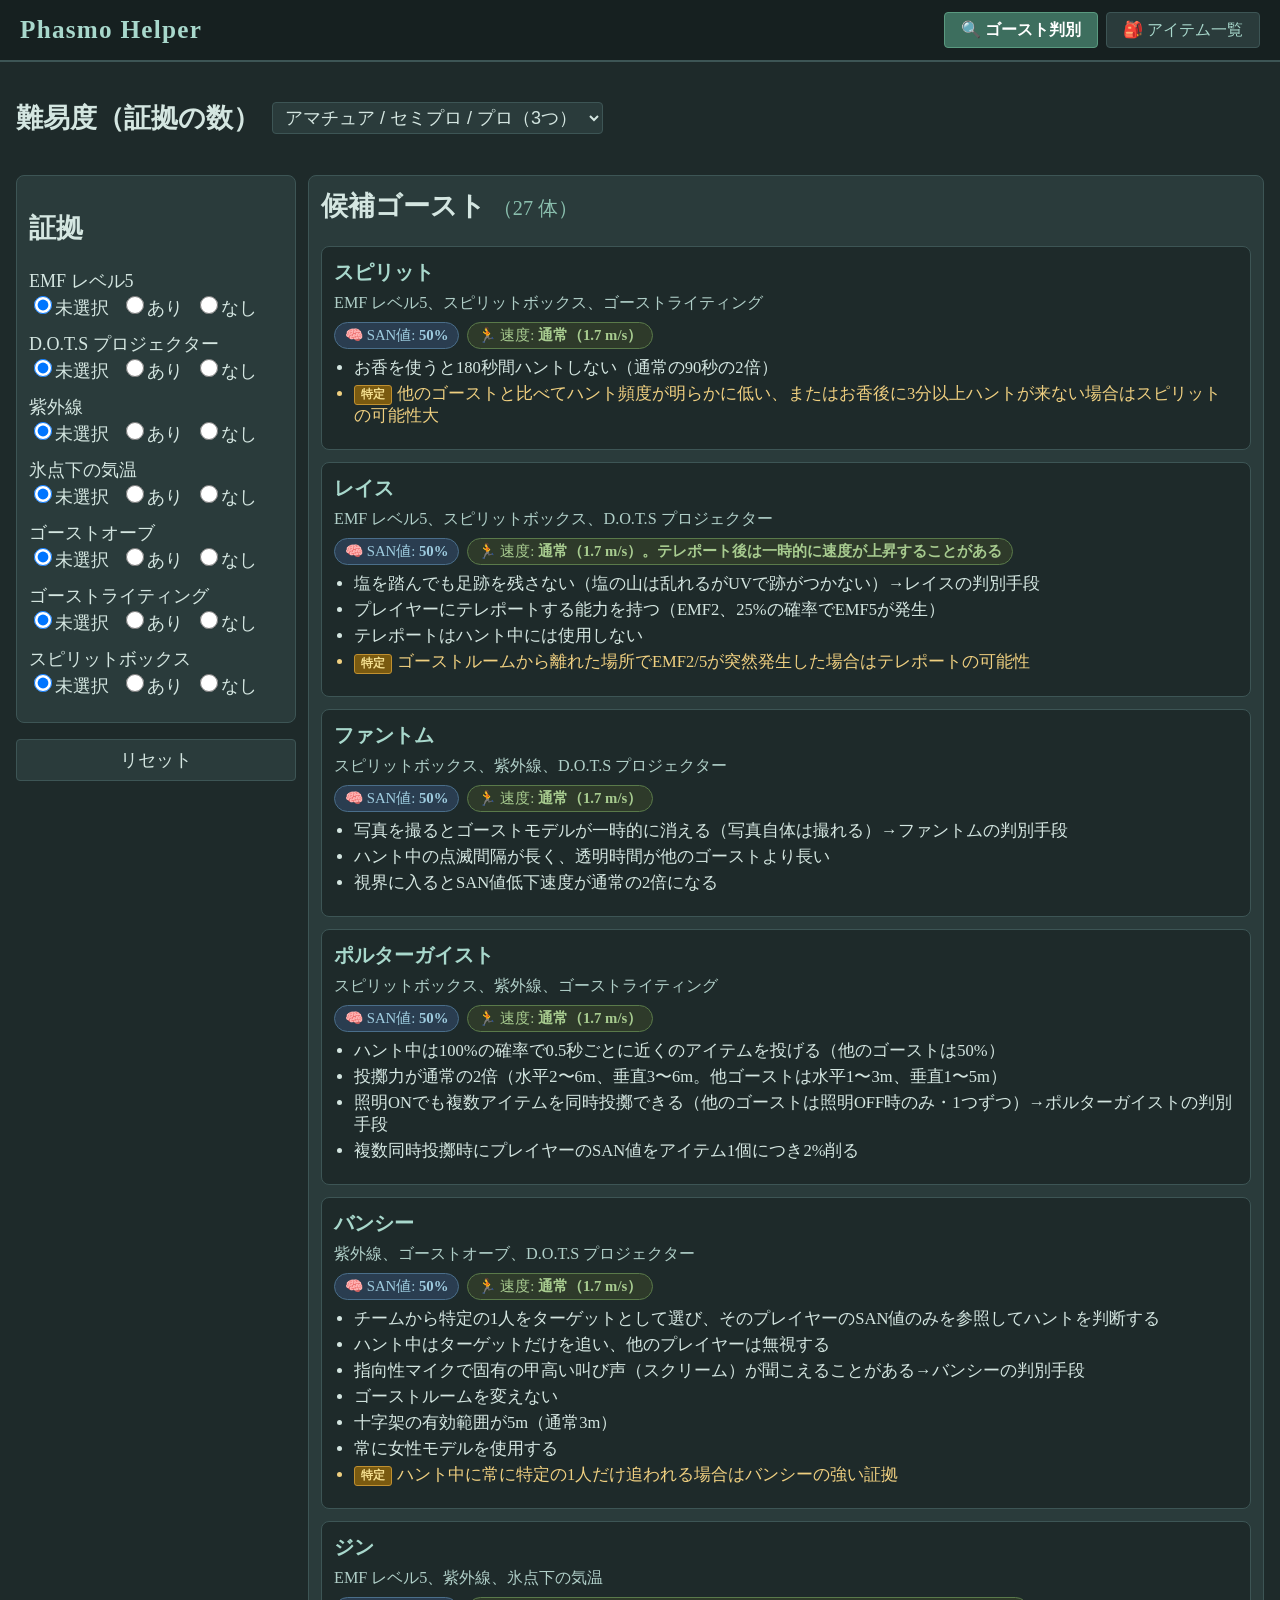
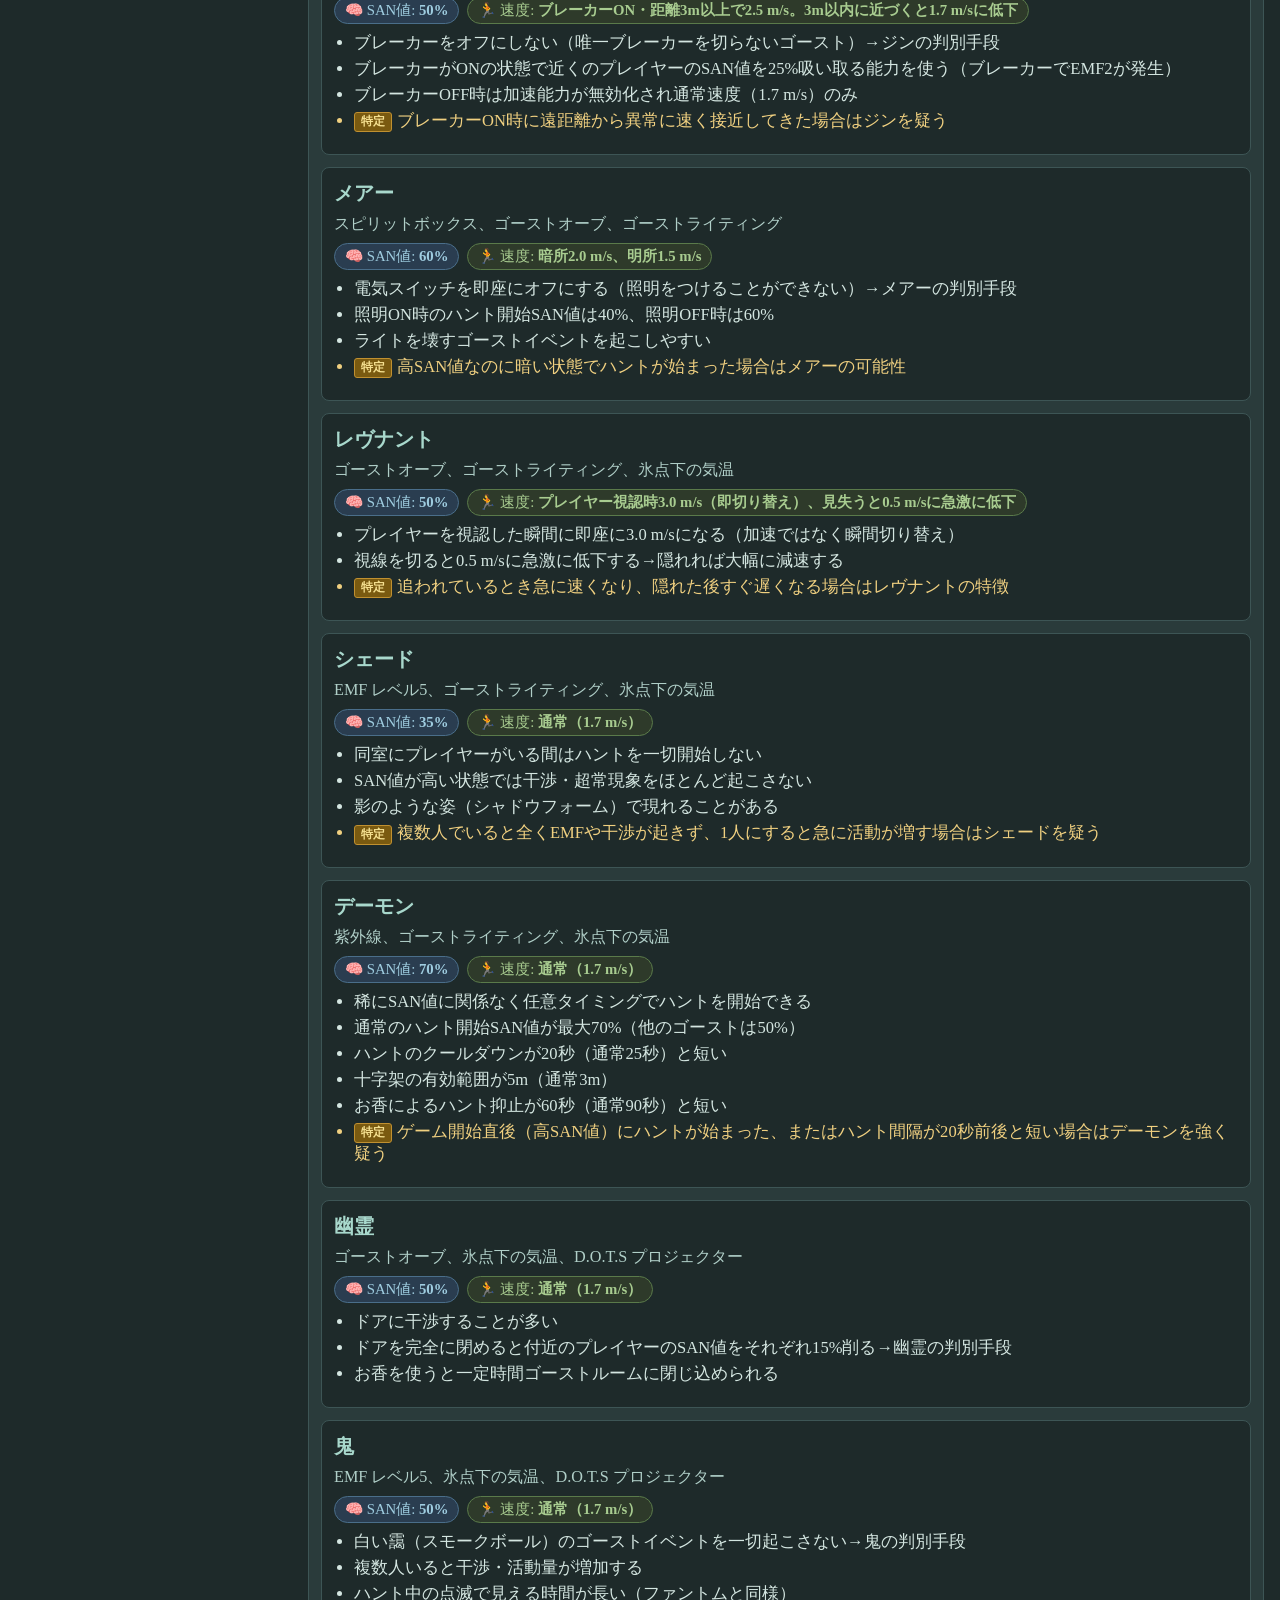
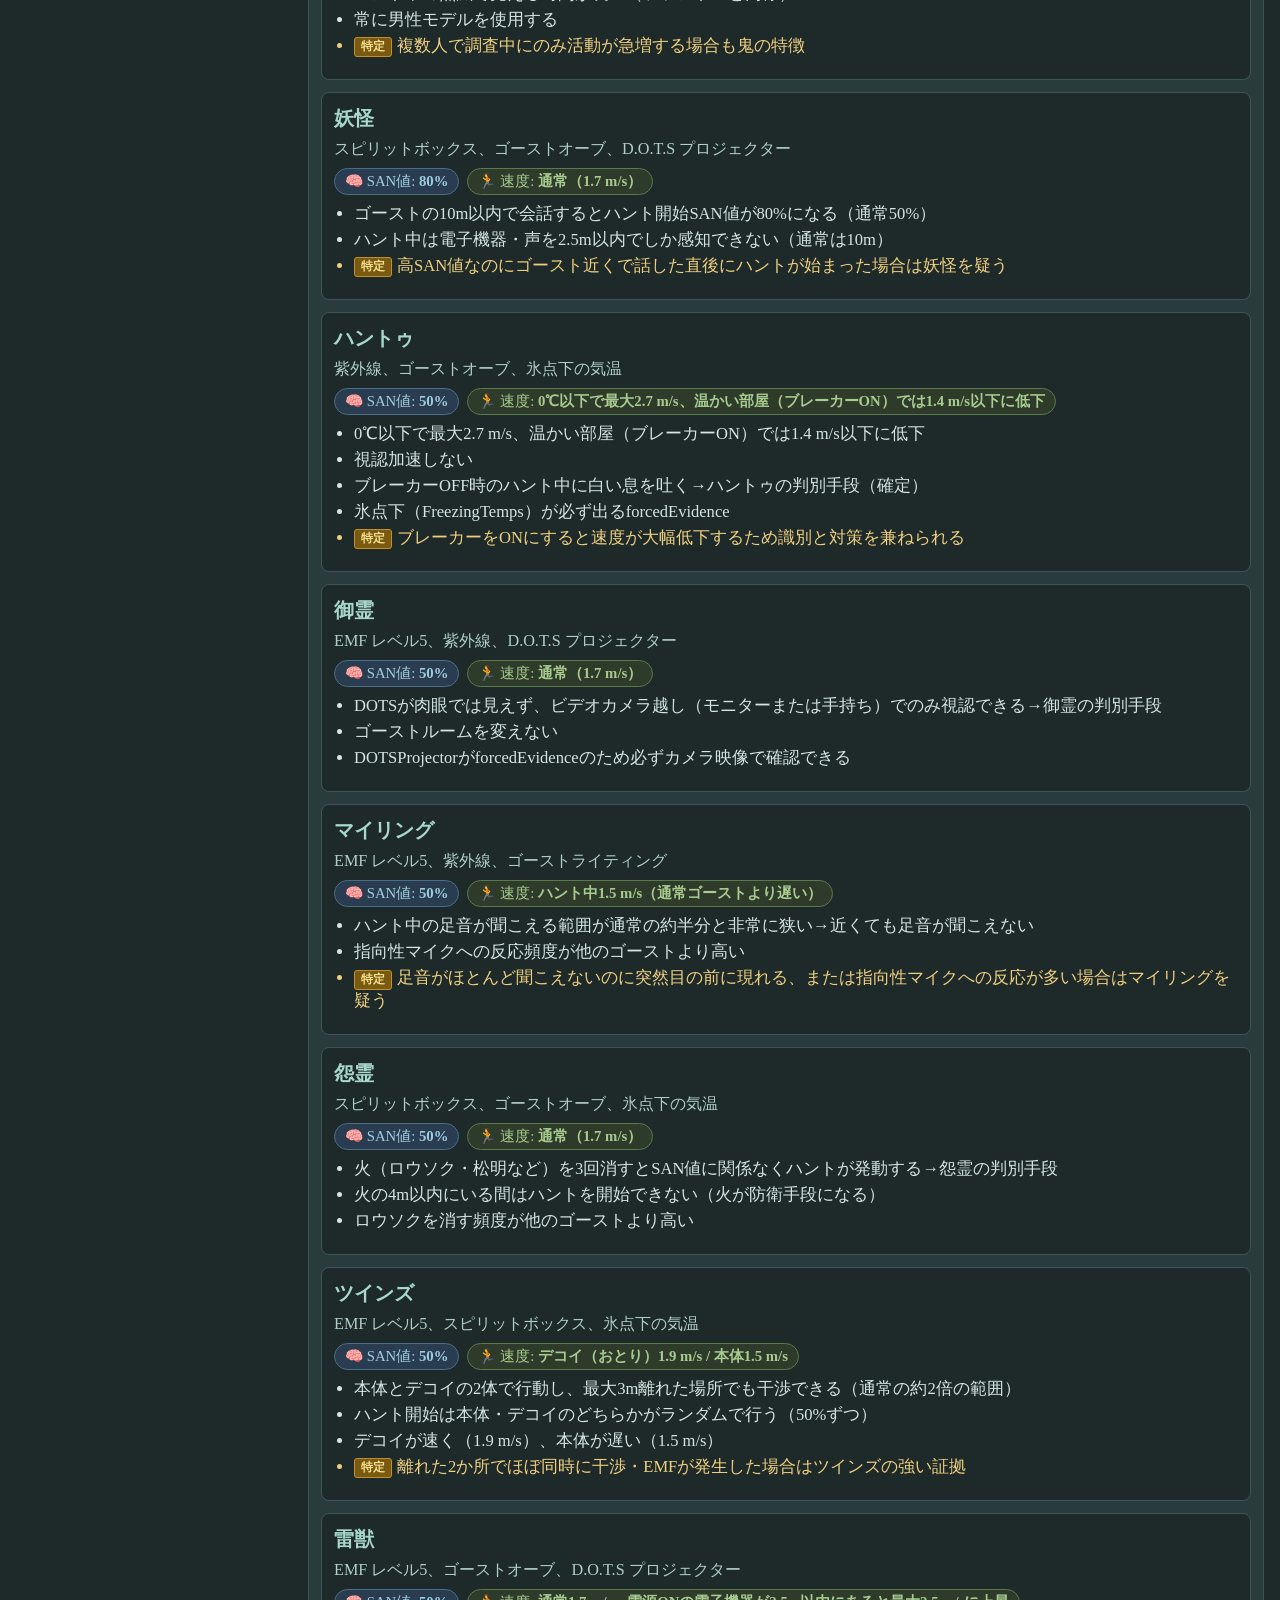
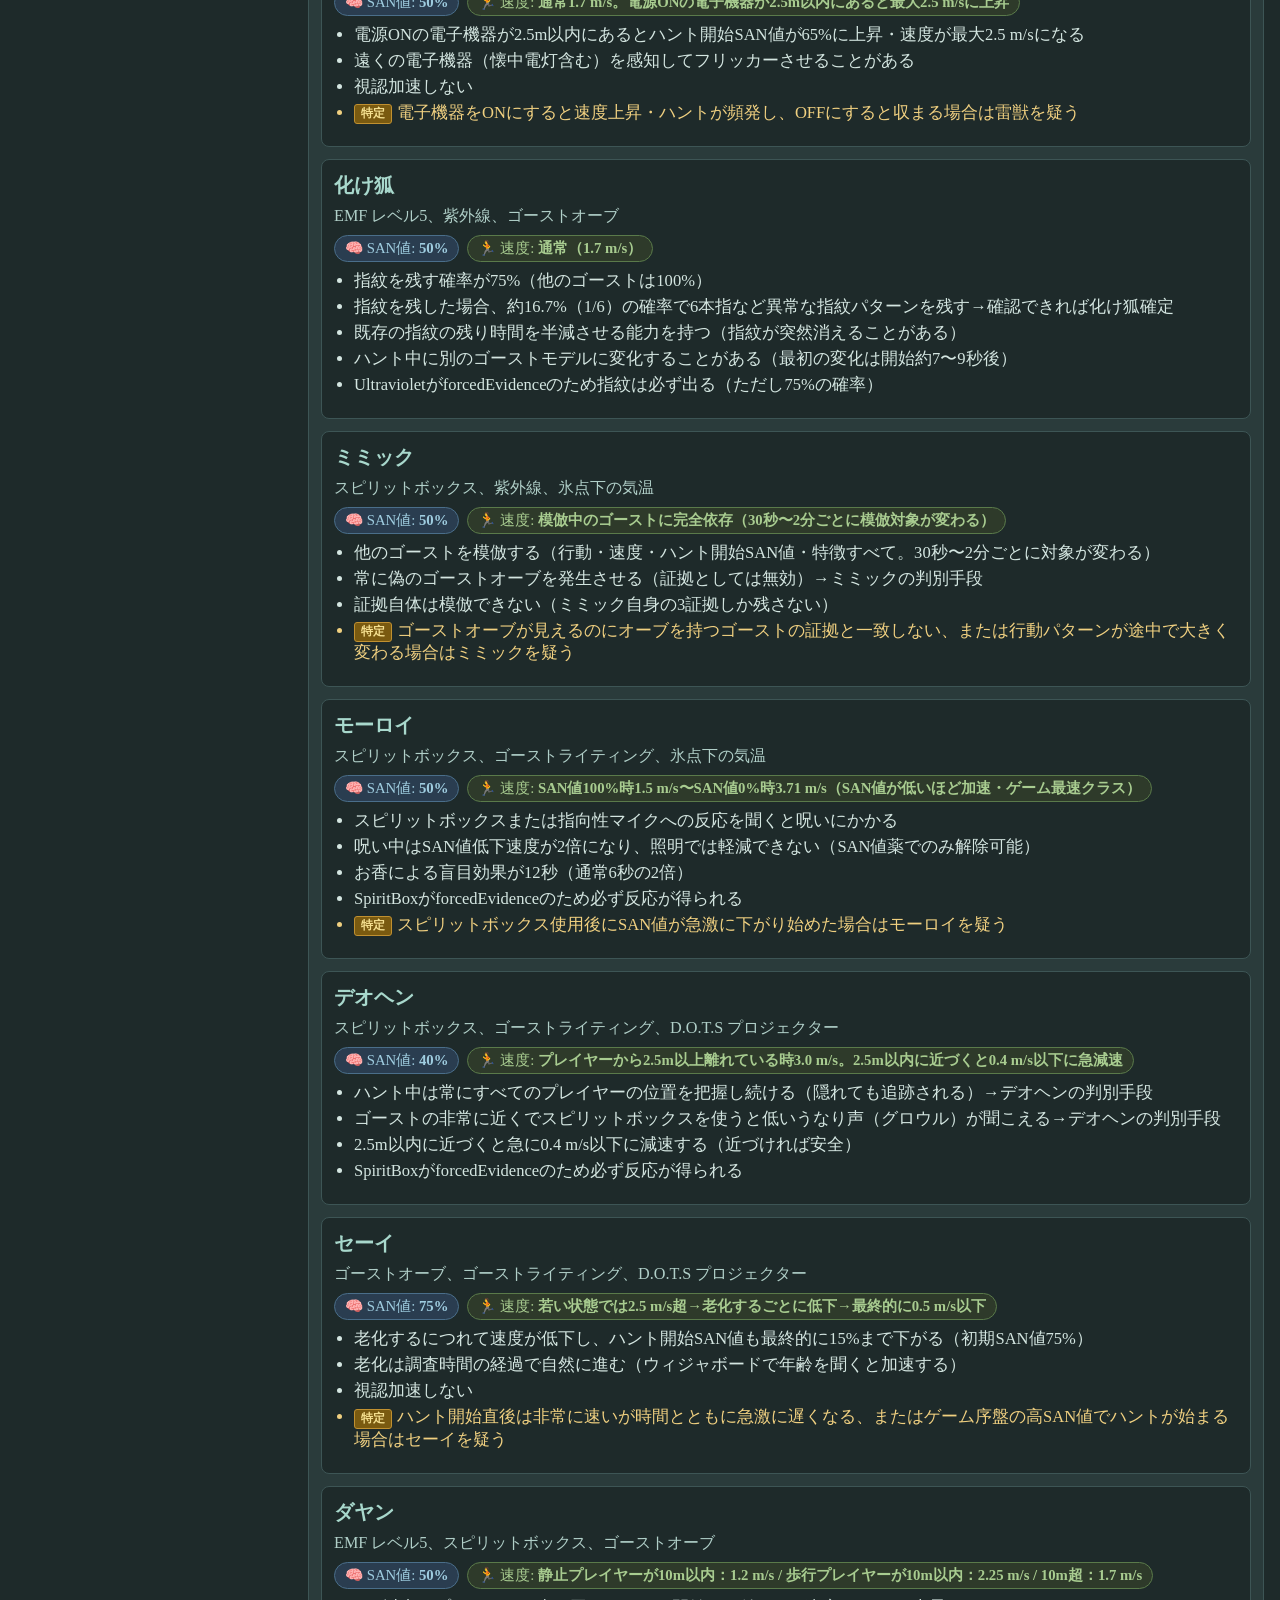
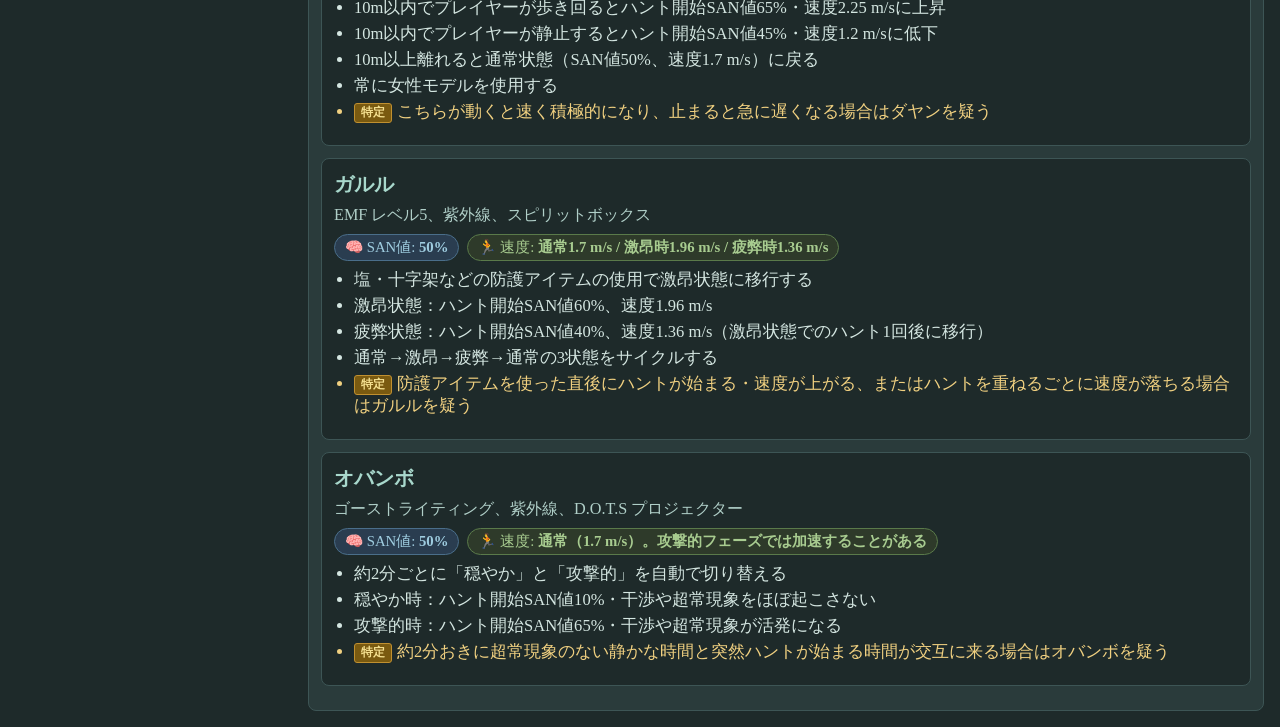
<file: index.html>
<!DOCTYPE html>
<html lang="ja">

<head>
  <meta charset="UTF-8">
  <meta name="viewport" content="width=device-width, initial-scale=1.0">
  <title>Phasmo Helper</title>
  <link rel="stylesheet" href="css/style.css">
</head>

<body>

  <header class="site-header">
    <h1>Phasmo Helper</h1>
    <nav class="site-nav">
      <a href="index.html" class="nav-link active">🔍 ゴースト判別</a>
      <a href="items.html" class="nav-link">🎒 アイテム一覧</a>
    </nav>
  </header>

  <!-- 難易度選択セクション -->
  <section id="difficulty-section">
    <h2>難易度（証拠の数）</h2>
    <select id="difficulty-select">
      <option value="3">アマチュア / セミプロ / プロ（3つ）</option>
      <option value="2">ナイトメア（2つ）</option>
      <option value="1">インサニティ（1つ）</option>
    </select>
  </section>

  <!-- メインコンテンツ: 左右2カラム -->
  <div id="main-content">

    <!-- 左カラム: 証拠選択エリア -->
    <div id="left-column">
      <section id="evidence-section">
        <h2>証拠</h2>
        <div id="evidence-list"></div>
      </section>
      <button id="reset-button">リセット</button>
    </div>

    <!-- 右カラム: 候補ゴースト表示エリア -->
    <div id="right-column">
      <section id="result-section">
        <h2>候補ゴースト <span id="ghost-count"></span></h2>
        <div id="ghost-list"></div>
      </section>
    </div>

  </div>

  <script src="js/app.js"></script>
</body>

</html>
</file>
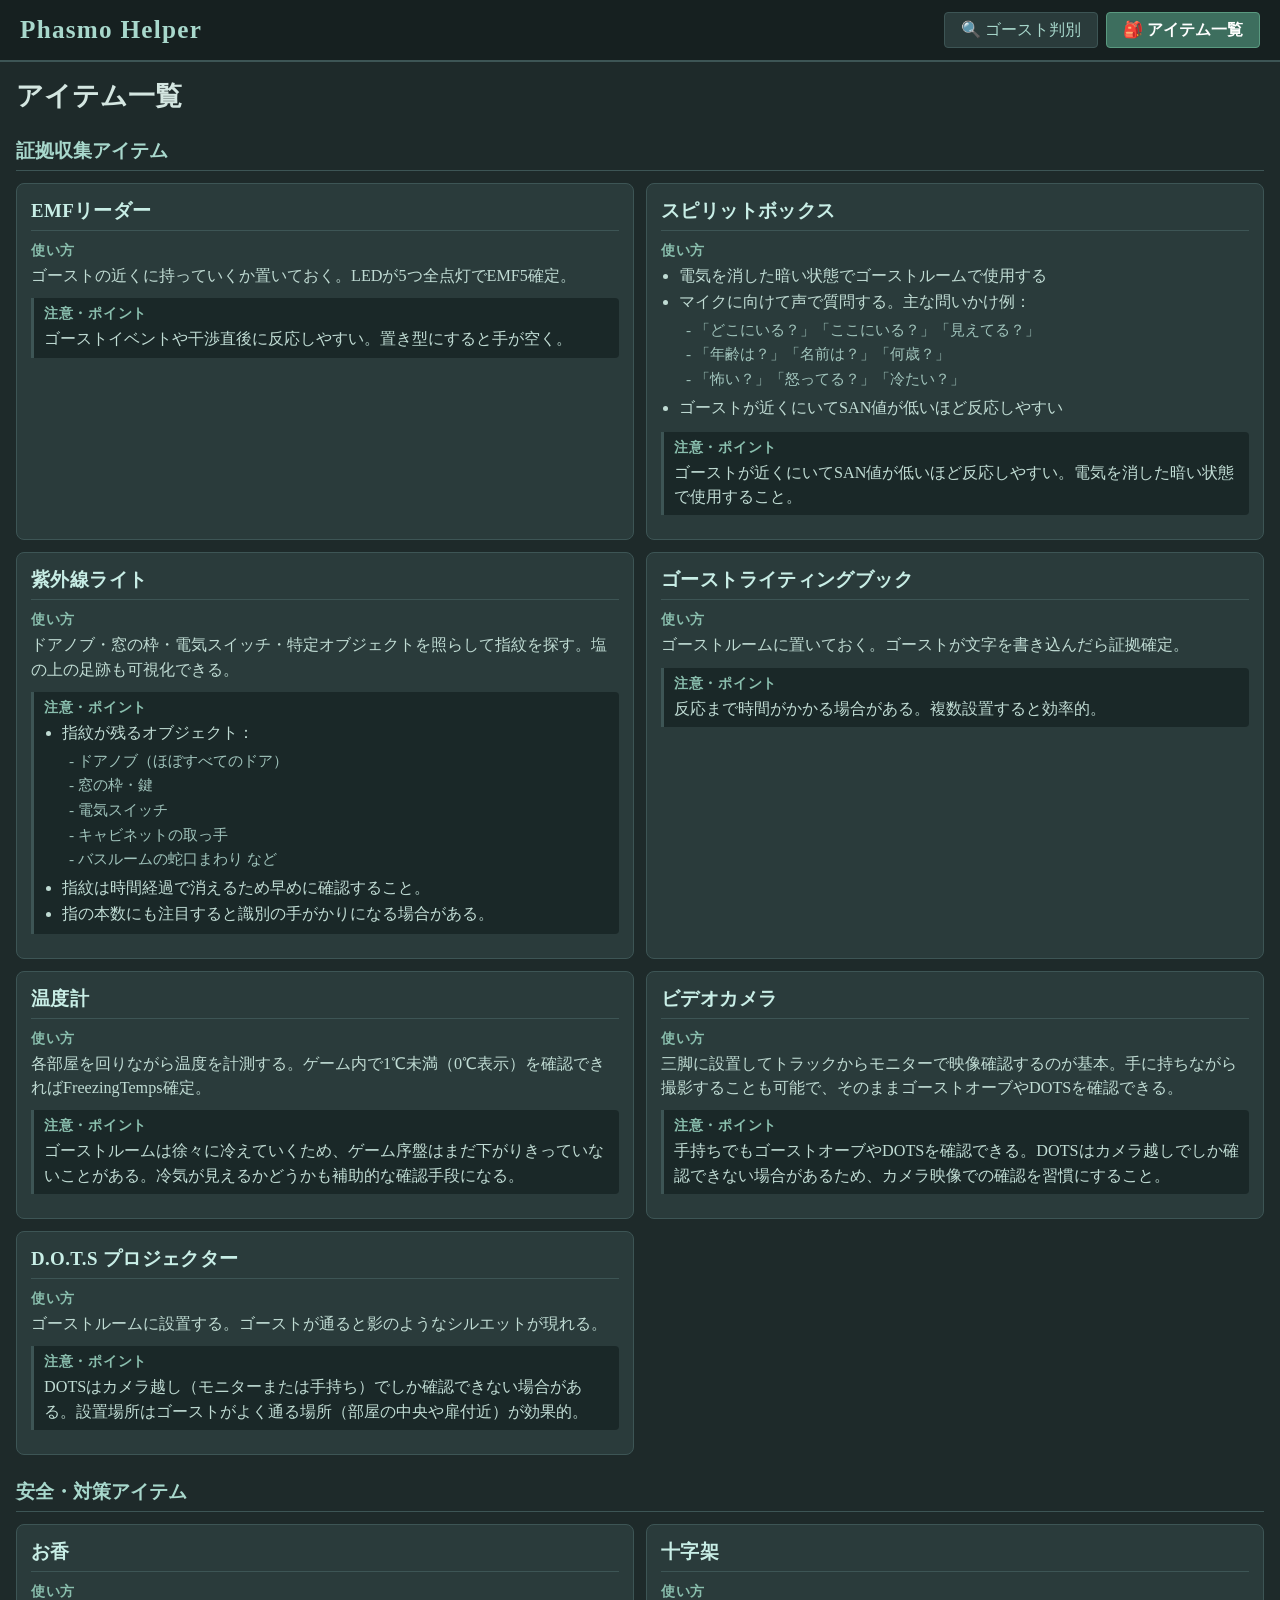
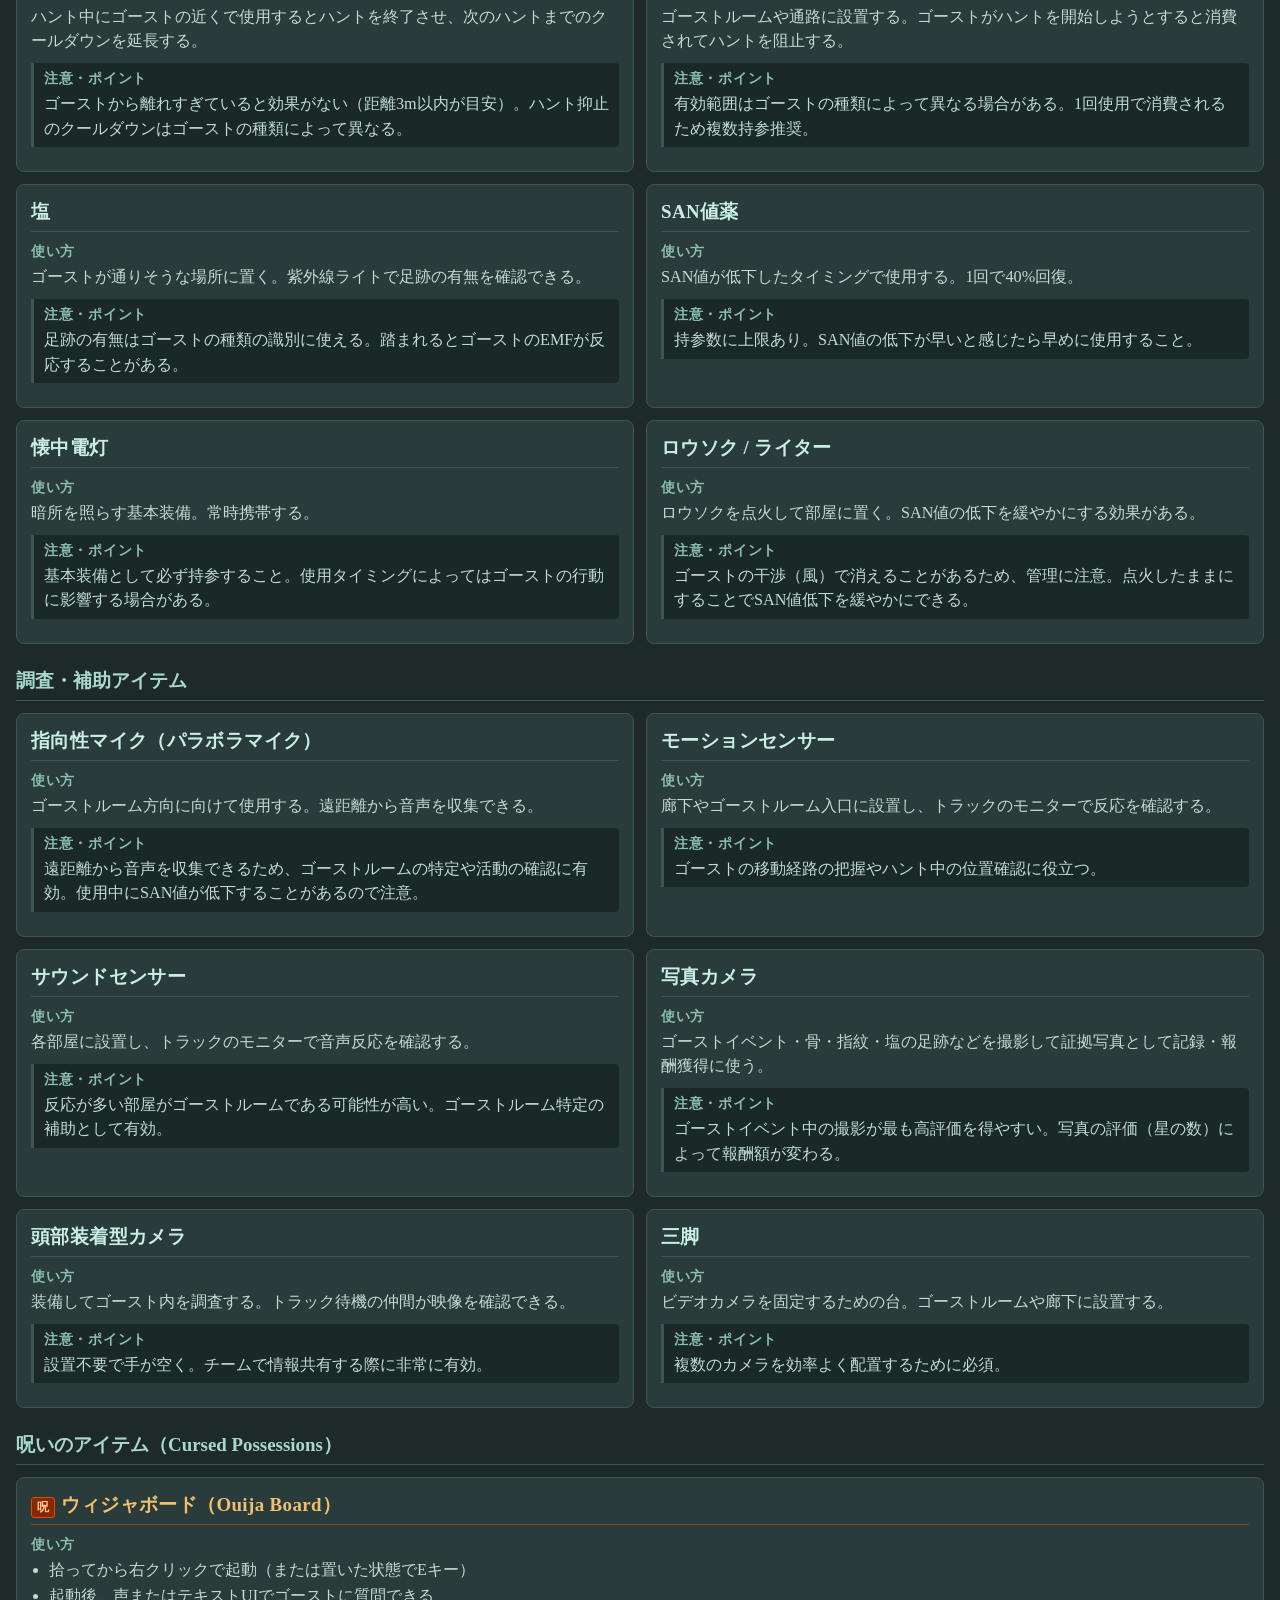
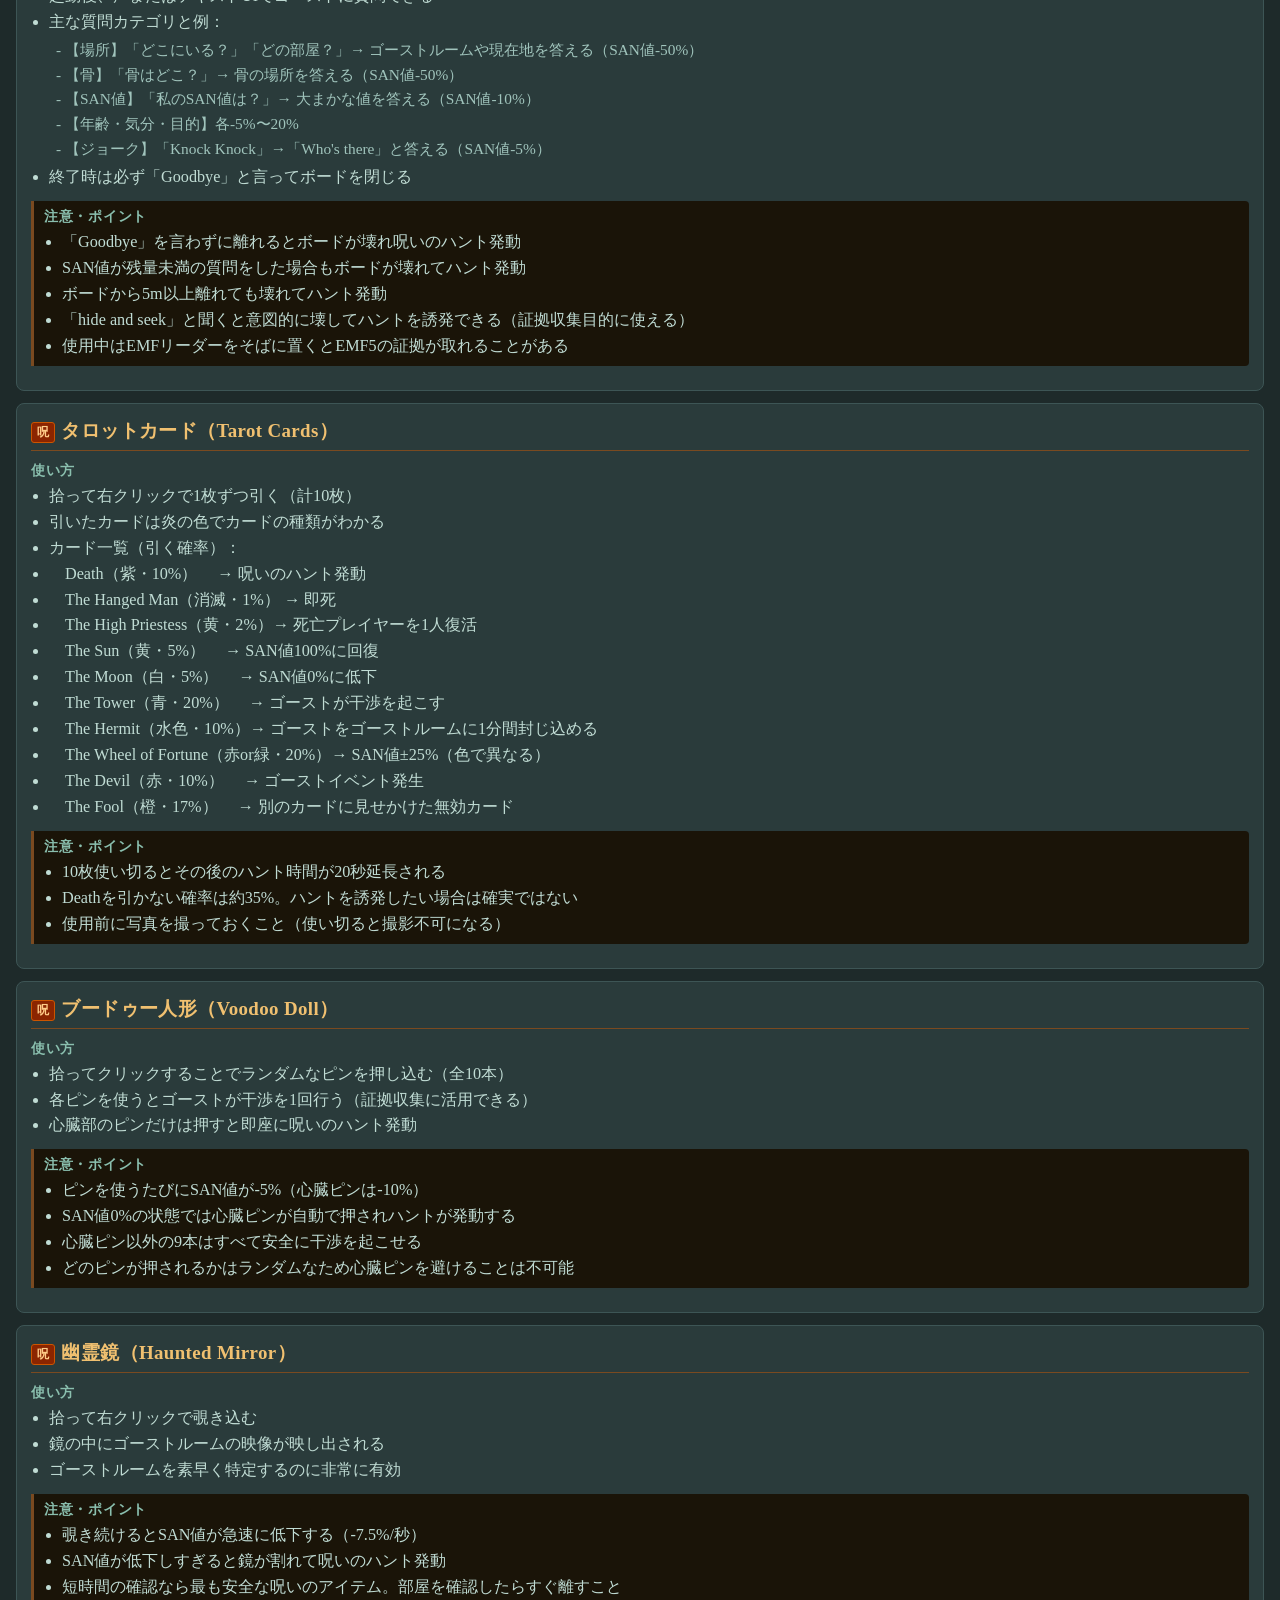
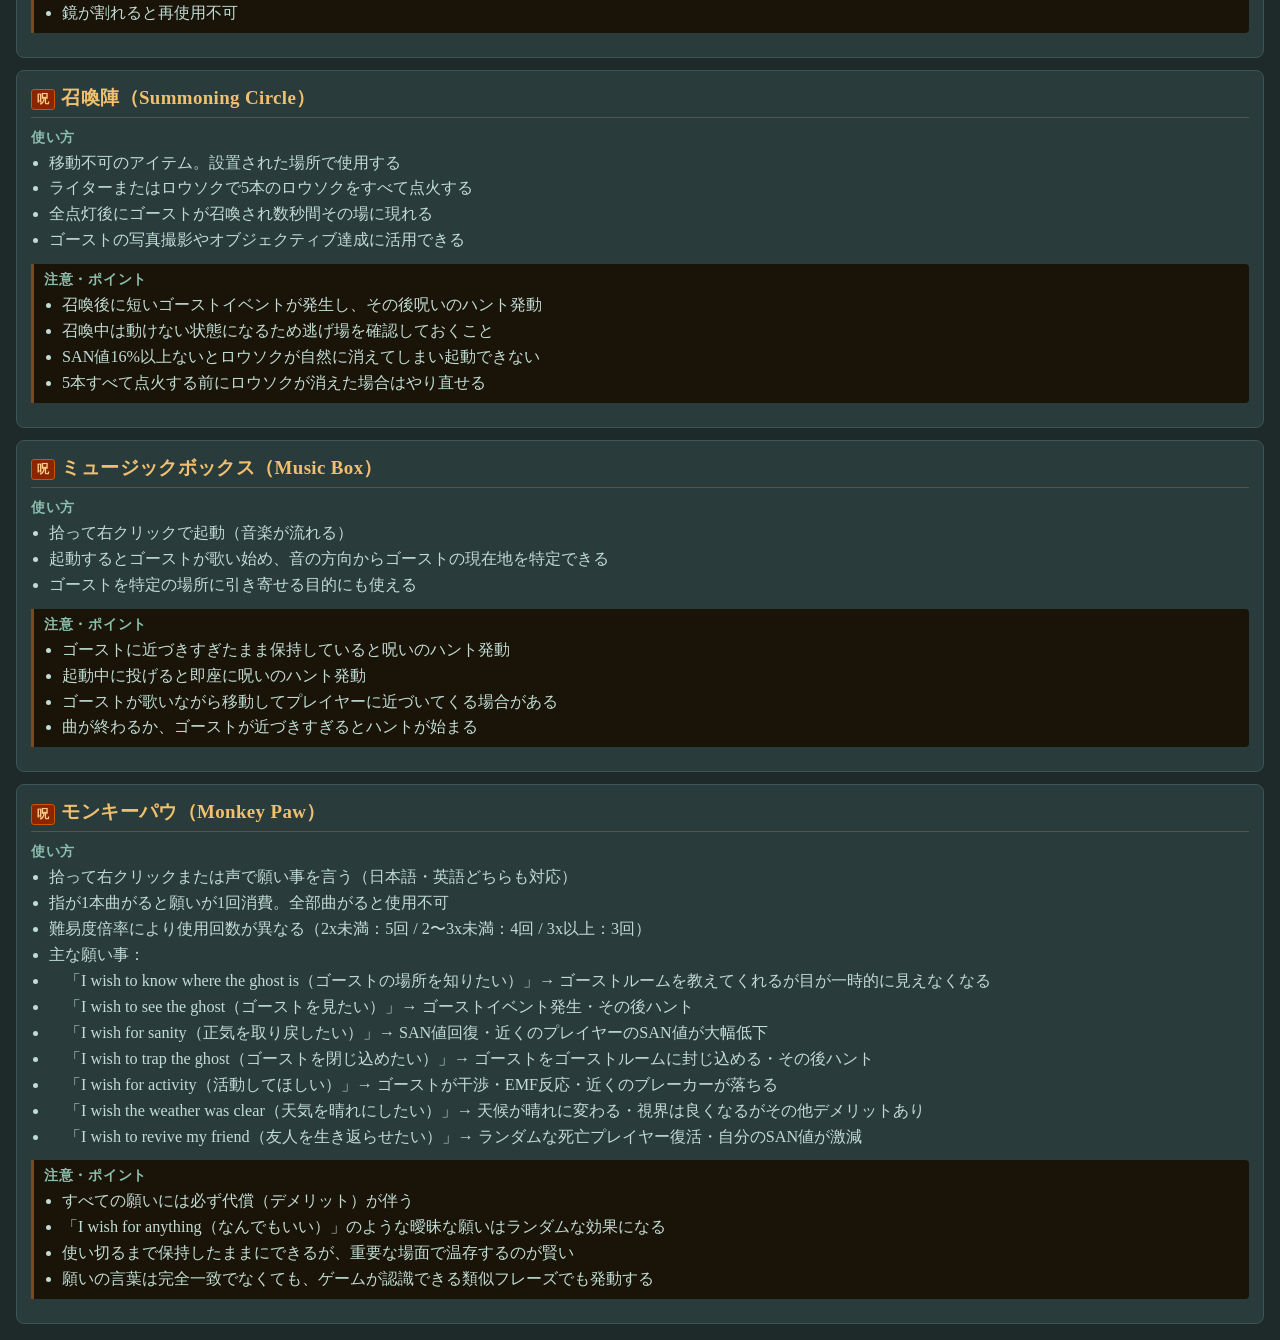
<file: items.html>
<!DOCTYPE html>
<html lang="ja">
<head>
  <meta charset="UTF-8">
  <meta name="viewport" content="width=device-width, initial-scale=1.0">
  <title>アイテム一覧 - Phasmo Helper</title>
  <link rel="stylesheet" href="css/style.css">
</head>
<body>

  <header class="site-header">
    <h1>Phasmo Helper</h1>
    <nav class="site-nav">
      <a href="index.html" class="nav-link">🔍 ゴースト判別</a>
      <a href="items.html" class="nav-link active">🎒 アイテム一覧</a>
    </nav>
  </header>

  <div id="items-page">
    <h2>アイテム一覧</h2>
    <div id="items-container"></div>
  </div>

  <script>
    fetch("data/items.json")
      .then(res => res.json())
      .then(data => renderItems(data));

    function renderItems(data) {
      const container = document.getElementById("items-container");

      data.categories.forEach(category => {
        const catHeader = document.createElement("h3");
        catHeader.className = "category-header" + (category.cursedCategory ? " cursed-category-header" : "");
        catHeader.textContent = category.name;
        container.appendChild(catHeader);

        const grid = document.createElement("div");
        grid.className = "items-grid" + (category.cursedCategory ? " items-grid-single" : "");

        category.items.forEach(item => {
          const card = document.createElement("div");
          card.className = "item-card" + (item.cursed ? " cursed-card" : "");

          // アイテム名
          const name = document.createElement("h4");
          name.className = "item-name";
          if (item.cursed) {
            const badge = document.createElement("span");
            badge.className = "cursed-badge";
            badge.textContent = "呪";
            name.appendChild(badge);
          }
          name.appendChild(document.createTextNode(item.name));

          card.appendChild(name);
          card.appendChild(buildSection("使い方", item.usage));
          card.appendChild(buildSection("注意・ポイント", item.notes, true));
          grid.appendChild(card);
        });

        container.appendChild(grid);
      });
    }

    // content: string | string[] | {text, sub[]}[]
    function buildSection(label, content, isNotes = false) {
      const section = document.createElement("div");
      section.className = "item-section" + (isNotes ? " item-notes-section" : "");

      const labelEl = document.createElement("p");
      labelEl.className = "item-label";
      labelEl.textContent = label;
      section.appendChild(labelEl);

      if (!Array.isArray(content)) {
        // 単純な文字列
        const p = document.createElement("p");
        p.className = "item-text";
        p.textContent = content;
        section.appendChild(p);
        return section;
      }

      const ul = document.createElement("ul");
      ul.className = "item-list";

      content.forEach(entry => {
        if (typeof entry === "string") {
          const li = document.createElement("li");
          li.textContent = entry;
          ul.appendChild(li);
        } else {
          // {text, sub[]} — 親テキスト＋サブリスト
          const li = document.createElement("li");
          if (entry.text) {
            li.appendChild(document.createTextNode(entry.text));
          }
          if (entry.sub && entry.sub.length > 0) {
            const subUl = document.createElement("ul");
            subUl.className = "item-sublist";
            entry.sub.forEach(s => {
              const subLi = document.createElement("li");
              subLi.textContent = s;
              subUl.appendChild(subLi);
            });
            li.appendChild(subUl);
          }
          ul.appendChild(li);
        }
      });

      section.appendChild(ul);
      return section;
    }
  </script>
</body>
</html>
</file>
<file: css/style.css>
/* ========================================
   ベーススタイル
======================================== */
body {
  font-size: 18px;
  background-color: #1e2a2a;
  color: #d4e6e1;
  margin: 0;
  padding: 0;
}

/* ========================================
   ヘッダー・ナビゲーション
======================================== */
.site-header {
  display: flex;
  align-items: center;
  justify-content: space-between;
  background-color: #162020;
  border-bottom: 2px solid #3d5555;
  padding: 12px 20px;
  flex-wrap: wrap;
  gap: 8px;
}

.site-header h1 {
  margin: 0;
  font-size: 1.4em;
  color: #a8d8cc;
  letter-spacing: 0.05em;
}

.site-nav {
  display: flex;
  gap: 8px;
}

.nav-link {
  display: inline-block;
  padding: 6px 16px;
  border-radius: 4px;
  border: 1px solid #3d5555;
  color: #a8d8cc;
  text-decoration: none;
  font-size: 0.9em;
  background-color: #2a3b3b;
  transition: background-color 0.2s;
}

.nav-link:hover {
  background-color: #3d5555;
}

.nav-link.active {
  background-color: #3d6e5e;
  border-color: #5a9a80;
  color: #ffffff;
  font-weight: bold;
}

/* ========================================
   難易度セクション
======================================== */
#difficulty-section {
  display: flex;
  align-items: center;
  gap: 12px;
  margin: 16px 16px 0;
}

/* ========================================
   メインコンテンツ（2カラム）
======================================== */
#main-content {
  display: flex;
  gap: 12px;
  align-items: flex-start;
  padding: 16px;
}

#left-column {
  flex: 0 0 280px;
}

#right-column {
  flex: 1;
}

/* ========================================
   証拠セクション
======================================== */
#evidence-section {
  background-color: #2a3b3b;
  border: 1px solid #3d5555;
  border-radius: 8px;
  padding: 12px;
  margin-bottom: 12px;
}

.evidence-row {
  display: flex;
  flex-direction: column;
  align-items: flex-start;
  margin-bottom: 12px;
}

.evidence-row span {
  width: 180px;
  word-break: keep-all;
  white-space: nowrap;
}

.radio-group {
  display: flex;
  flex-direction: row;
  gap: 12px;
}

input[type="radio"] {
  width: 18px;
  height: 18px;
}

/* ========================================
   リセットボタン
======================================== */
#reset-button {
  font-size: 18px;
  padding: 8px 24px;
  cursor: pointer;
  background-color: #2a3b3b;
  color: #d4e6e1;
  border: 1px solid #3d5555;
  border-radius: 4px;
  margin-top: 4px;
  width: 100%;
}

#reset-button:hover {
  background-color: #3d5555;
}

/* ========================================
   難易度セレクトボックス
======================================== */
select {
  font-size: 18px;
  background-color: #2a3b3b;
  color: #d4e6e1;
  border: 1px solid #3d5555;
  border-radius: 4px;
  padding: 4px 8px;
}

/* ========================================
   候補ゴーストセクション
======================================== */
#result-section {
  background-color: #2a3b3b;
  border: 1px solid #3d5555;
  border-radius: 8px;
  padding: 12px;
}

#result-section h2 {
  margin-top: 0;
}

#ghost-count {
  font-size: 0.75em;
  color: #8abfae;
  font-weight: normal;
}

/* ========================================
   ゴーストカード
======================================== */
.ghost-card {
  background-color: #1e2a2a;
  border: 1px solid #3d5555;
  border-radius: 8px;
  padding: 12px;
  margin-bottom: 12px;
}

.ghost-card h3 {
  margin: 0 0 6px 0;
  color: #a8d8cc;
  font-size: 1.1em;
}

.ghost-evidences {
  margin: 0 0 8px 0;
  font-size: 0.9em;
  color: #b0cfc8;
}

/* ハイライト証拠 */
.evidence-highlight {
  background-color: #3d6e5e;
  color: #ffffff;
  padding: 2px 6px;
  border-radius: 4px;
}

/* ========================================
   メタバッジ（サニティ・速度）
======================================== */
.ghost-meta {
  display: flex;
  flex-wrap: wrap;
  gap: 8px;
  margin-bottom: 8px;
}

.meta-badge {
  display: inline-block;
  font-size: 0.82em;
  padding: 3px 10px;
  border-radius: 20px;
  white-space: normal;
  word-break: break-all;
}

.sanity-badge {
  background-color: #2a3d50;
  border: 1px solid #4a6e8a;
  color: #9fcde0;
}

.speed-badge {
  background-color: #2e3a2a;
  border: 1px solid #5a7a4a;
  color: #a8cc90;
}

/* ========================================
   特徴リスト
======================================== */
.ghost-traits {
  margin: 0 0 10px 0;
  padding-left: 20px;
  font-size: 0.92em;
}

.ghost-traits li {
  margin-bottom: 4px;
}

/* ========================================
   特定バッジ（【特定】行）
======================================== */
.trait-identify {
  color: #f0d080;
}

.identify-badge {
  display: inline-block;
  font-size: 0.72em;
  font-weight: bold;
  padding: 1px 6px;
  border-radius: 3px;
  background-color: #7a5a10;
  color: #f5e090;
  border: 1px solid #c09030;
  margin-right: 5px;
  vertical-align: middle;
  white-space: nowrap;
}


/* ========================================
   呪いのアイテム
======================================== */
.items-grid-single {
  grid-template-columns: 1fr !important;
}

.cursed-category-header {
  color: #e0a060;
  border-bottom-color: #7a4a20;
}

.cursed-card {
  border-color: #7a4a20;
  background-color: #2a2010;
}

.cursed-card .item-name {
  color: #f0c070;
  border-bottom-color: #7a4a20;
}

.cursed-card .item-notes-section {
  background-color: #1a1408;
  border-left-color: #7a4a20;
}

.cursed-badge {
  display: inline-block;
  font-size: 0.65em;
  font-weight: bold;
  padding: 1px 5px;
  border-radius: 3px;
  background-color: #8b2500;
  color: #ffcc88;
  border: 1px solid #cc5500;
  margin-right: 6px;
  vertical-align: middle;
}

/* ========================================
   アイテムページ
======================================== */
#items-page {
  padding: 16px;
}

#items-page h2 {
  margin-top: 0;
}

.page-description {
  color: #8abfae;
  font-size: 0.95em;
  margin-bottom: 20px;
}

.category-header {
  margin: 24px 0 12px;
  padding-bottom: 6px;
  border-bottom: 1px solid #3d5555;
  color: #a8d8cc;
  font-size: 1.05em;
}

.items-grid {
  display: grid;
  grid-template-columns: repeat(2, 1fr);
  gap: 12px;
}

.item-card {
  background-color: #2a3b3b;
  border: 1px solid #3d5555;
  border-radius: 8px;
  padding: 14px;
}

.item-name {
  margin: 0 0 10px 0;
  font-size: 1.05em;
  font-weight: bold;
  color: #c8eee6;
  border-bottom: 1px solid #3d5555;
  padding-bottom: 6px;
  letter-spacing: 0.02em;
}

.item-section {
  margin-bottom: 10px;
}

.item-notes-section {
  background-color: #1a2828;
  border-left: 3px solid #3d5555;
  padding: 6px 10px;
  border-radius: 0 4px 4px 0;
}

.item-label {
  font-size: 0.78em;
  font-weight: bold;
  color: #8abfae;
  margin: 0 0 4px 0;
  text-transform: uppercase;
  letter-spacing: 0.05em;
}

.item-text {
  font-size: 0.9em;
  color: #c0dcd4;
  margin: 0;
  line-height: 1.5;
}

.item-list {
  margin: 0;
  padding-left: 18px;
  font-size: 0.9em;
  color: #c0dcd4;
  line-height: 1.6;
}

.item-sublist {
  margin: 2px 0 4px 0;
  padding-left: 16px;
  list-style-type: "- ";
  color: #a0c4bc;
  font-size: 0.95em;
}

/* ========================================
   スマホ対応（768px以下）
======================================== */
@media (max-width: 768px) {
  .site-header {
    flex-direction: column;
    align-items: flex-start;
  }

  #main-content {
    flex-direction: column;
    padding: 12px;
  }

  #left-column {
    flex: none;
    width: 100%;
  }

  .evidence-row span {
    width: 120px;
  }

  .radio-group {
    gap: 8px;
  }

  .items-grid {
    grid-template-columns: 1fr;
  }


  .ghost-meta {
    flex-direction: column;
    gap: 4px;
  }
}
</file>
